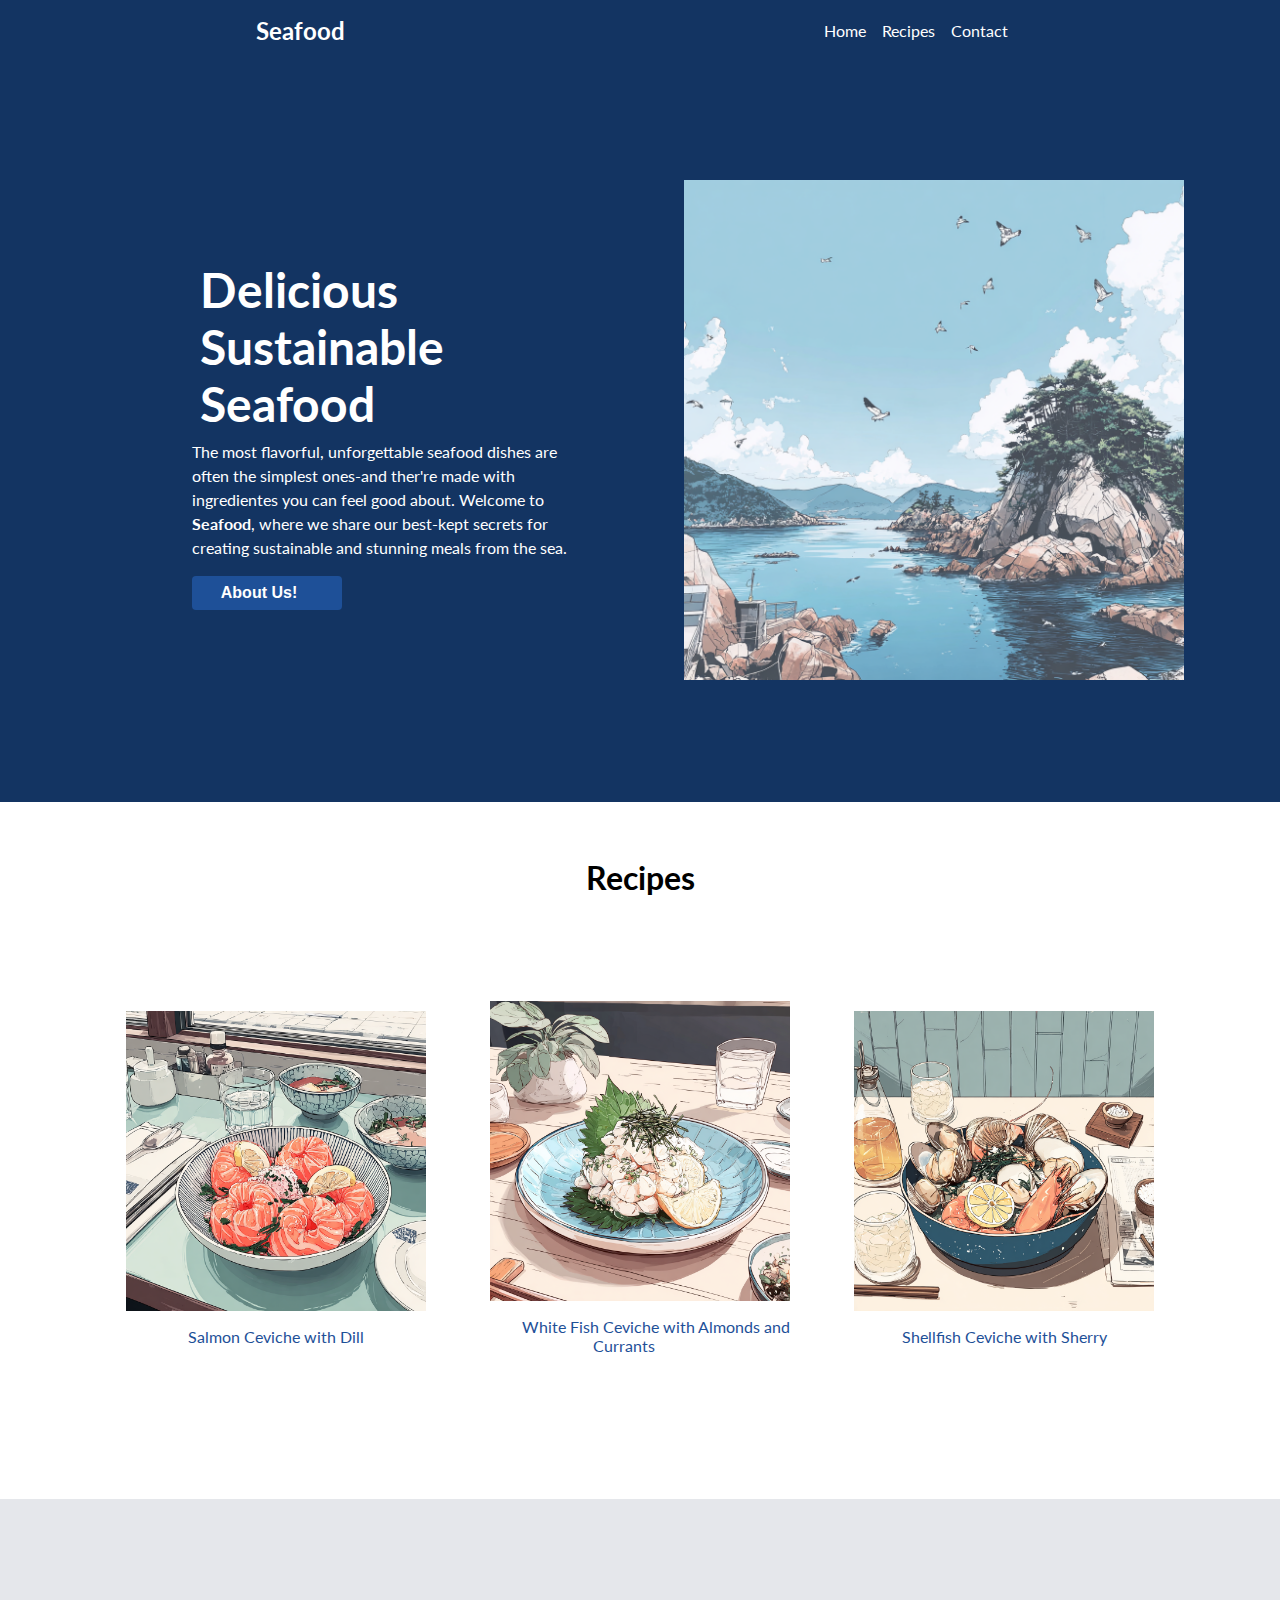
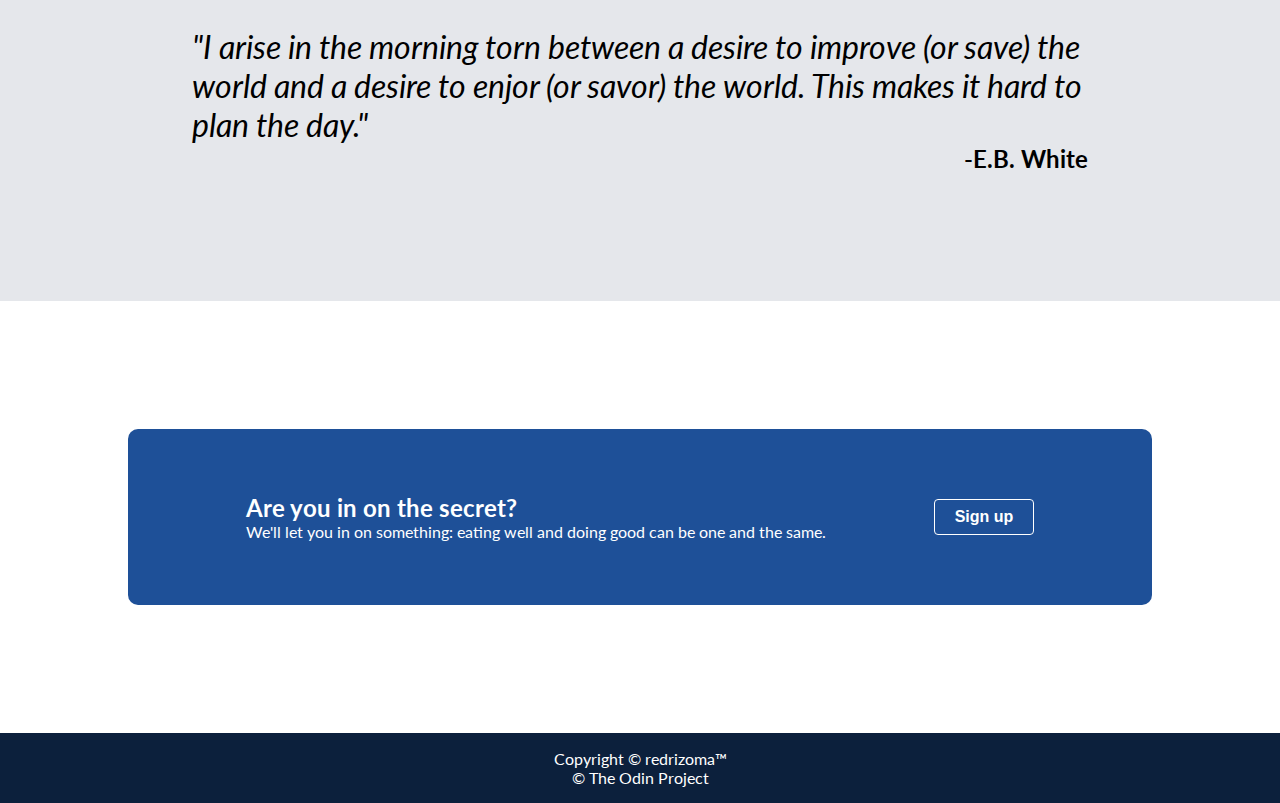
<file: index.html>
<!doctype html>
<html lang="en">
    <head>
        <meta charset="UTF-8" />
        <meta name="viewport" content="width=device-width, initial-scale=1.0" />
        <title>Landing Page | Odin Recipes</title>
        <link rel="stylesheet" href="./css/styles.css" />
        <link rel="preconnect" href="https://fonts.googleapis.com" />
        <link rel="preconnect" href="https://fonts.gstatic.com" crossorigin />
        <link
            href="https://fonts.googleapis.com/css2?family=Lato:ital,wght@0,100;0,300;0,400;0,700;0,900;1,100;1,300;1,400;1,700;1,900&display=swap"
            rel="stylesheet"
        />
    </head>
    <body>
        <header>
            <h2>Seafood</h2>
            <div class="navbar">
                <ul>
                    <li><a href="./index.html">Home</a></li>
                    <li><a href="./recipes.html">Recipes</a></li>
                    <li><a href="./contact.html">Contact</a></li>
                </ul>
            </div>
        </header>

        <div class="main-container">
            <div class="main-content">
                <h1>Delicious Sustainable Seafood</h1>
                <p>
                    The most flavorful, unforgettable seafood dishes are often
                    the simplest ones-and ther're made with ingredientes you can
                    feel good about. Welcome to <strong>Seafood</strong>, where
                    we share our best-kept secrets for creating sustainable and
                    stunning meals from the sea.
                </p>
                <button type="button" class="btn">
                    <a href="./about.html"> About Us! </a>
                </button>
            </div>
            <div class="main-image">
                <img
                    class="sea-landscape"
                    src="images/sea-landscape.png"
                    alt="Sea Landscape"
                />
            </div>
        </div>

        <div class="recipes-container">
            <div class="recipes-title">
                <h3>Recipes</h3>
            </div>
            <div class="recipes-options">
                <div class="salmon-ceviche">
                    <img
                        src="./images/salmon-ceviche.png"
                        alt="Salmon Ceviche"
                        width="200"
                    />
                    <p>
                        <a href="./recipes/salmon-ceviche.html"
                            >Salmon Ceviche with Dill</a
                        >
                    </p>
                </div>
                <div class="white-ceviche">
                    <img
                        src="./images/white-ceviche.png"
                        alt="White Fish Ceviche"
                        width="200"
                    />
                    <p>
                        <a href="./recipes/white-ceviche.html"
                            >White Fish Ceviche with Almonds and Currants</a
                        >
                    </p>
                </div>
                <div class="shellfish-ceviche">
                    <img
                        src="./images/shellfish-ceviche.png"
                        alt="Shellfish Ceviche"
                        width="200"
                    />
                    <p>
                        <a href="./recipes/shellfish-ceviche.html"
                            >Shellfish Ceviche with Sherry</a
                        >
                    </p>
                </div>
            </div>
        </div>

        <div class="quote">
            <div class="quote-content">
                <p>
                    "I arise in the morning torn between a desire to improve (or
                    save) the world and a desire to enjor (or savor) the world.
                    This makes it hard to plan the day."
                </p>
            </div>
            <p class="author">-E.B. White</p>
        </div>

        <div class="information">
            <div class="paragraph">
                <div class="paragraph-info">
                    <p class="last question">Are you in on the secret?</p>
                    <p class="last phrase">
                        We'll let you in on something: eating well and doing
                        good can be one and the same.
                    </p>
                </div>
                <div class="signup">
                    <button type="button" class="btn">Sign up</button>
                </div>
            </div>
        </div>
    </body>

    <footer>
        <p>Copyright &COPY; redrizoma&TRADE;</p>
        <p>&COPY; The Odin Project</p>
    </footer>
</html>
</file>
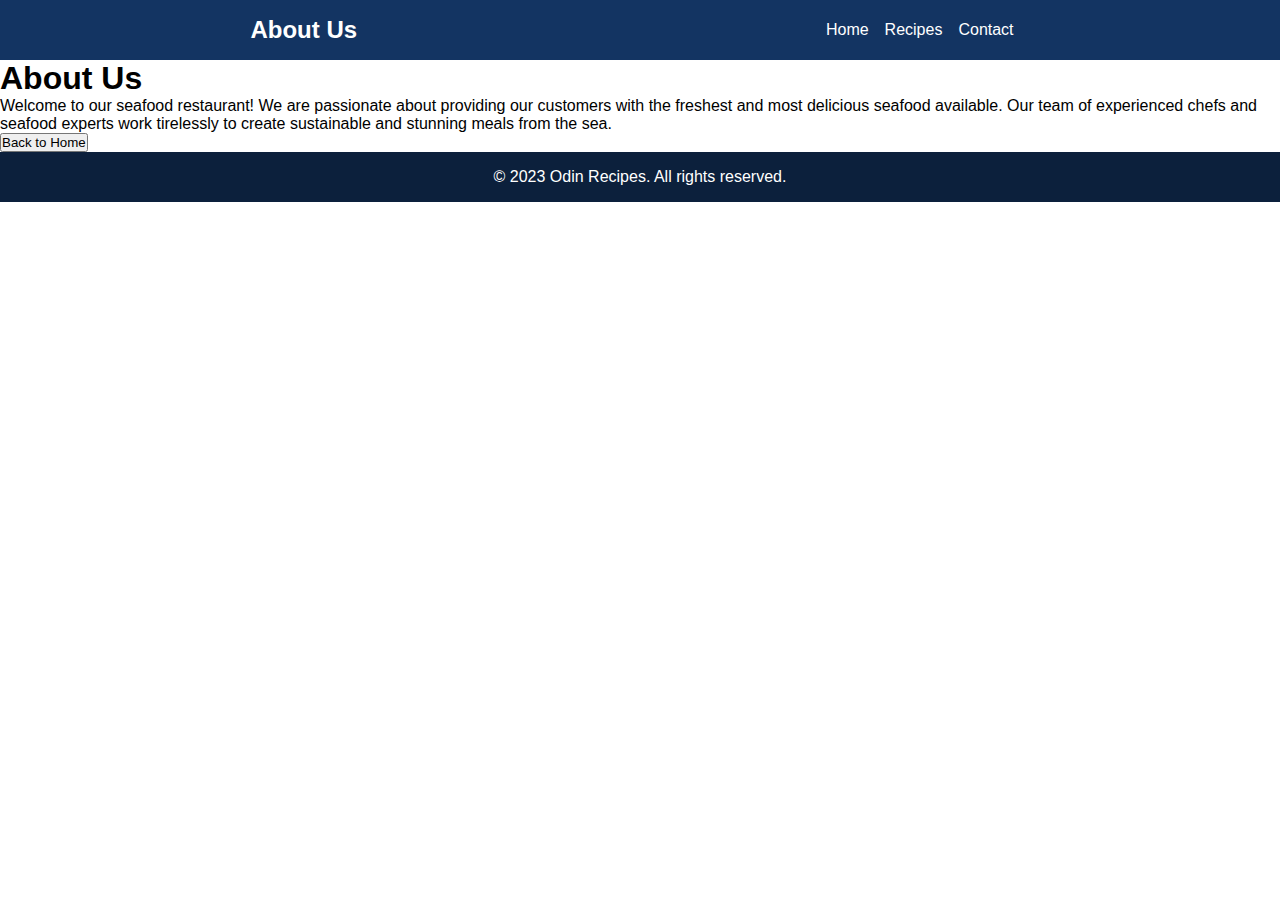
<file: about.html>
<!doctype html>
<html lang="en">
    <head>
        <meta charset="UTF-8" />
        <meta name="viewport" content="width=device-width, initial-scale=1.0" />
        <title>About Us</title>
        <link rel="stylesheet" href="css/styles.css" />
    </head>
    <body>
        <header>
            <h2>About Us</h2>
            <div class="navbar">
                <ul>
                    <li><a href="./index.html">Home</a></li>
                    <li><a href="./recipes.html">Recipes</a></li>
                    <li><a href="./contact.html">Contact</a></li>
                </ul>
            </div>
        </header>
        <main>
            <section>
                <h1>About Us</h1>
                <p>
                    Welcome to our seafood restaurant! We are passionate about
                    providing our customers with the freshest and most delicious
                    seafood available. Our team of experienced chefs and seafood
                    experts work tirelessly to create sustainable and stunning
                    meals from the sea.
                </p>
                <button href="./index.html" type="button" class="btn">
                    Back to Home
                </button>
            </section>
        </main>
        <footer>
            <p>&copy; 2023 Odin Recipes. All rights reserved.</p>
        </footer>
    </body>
</html>
</file>
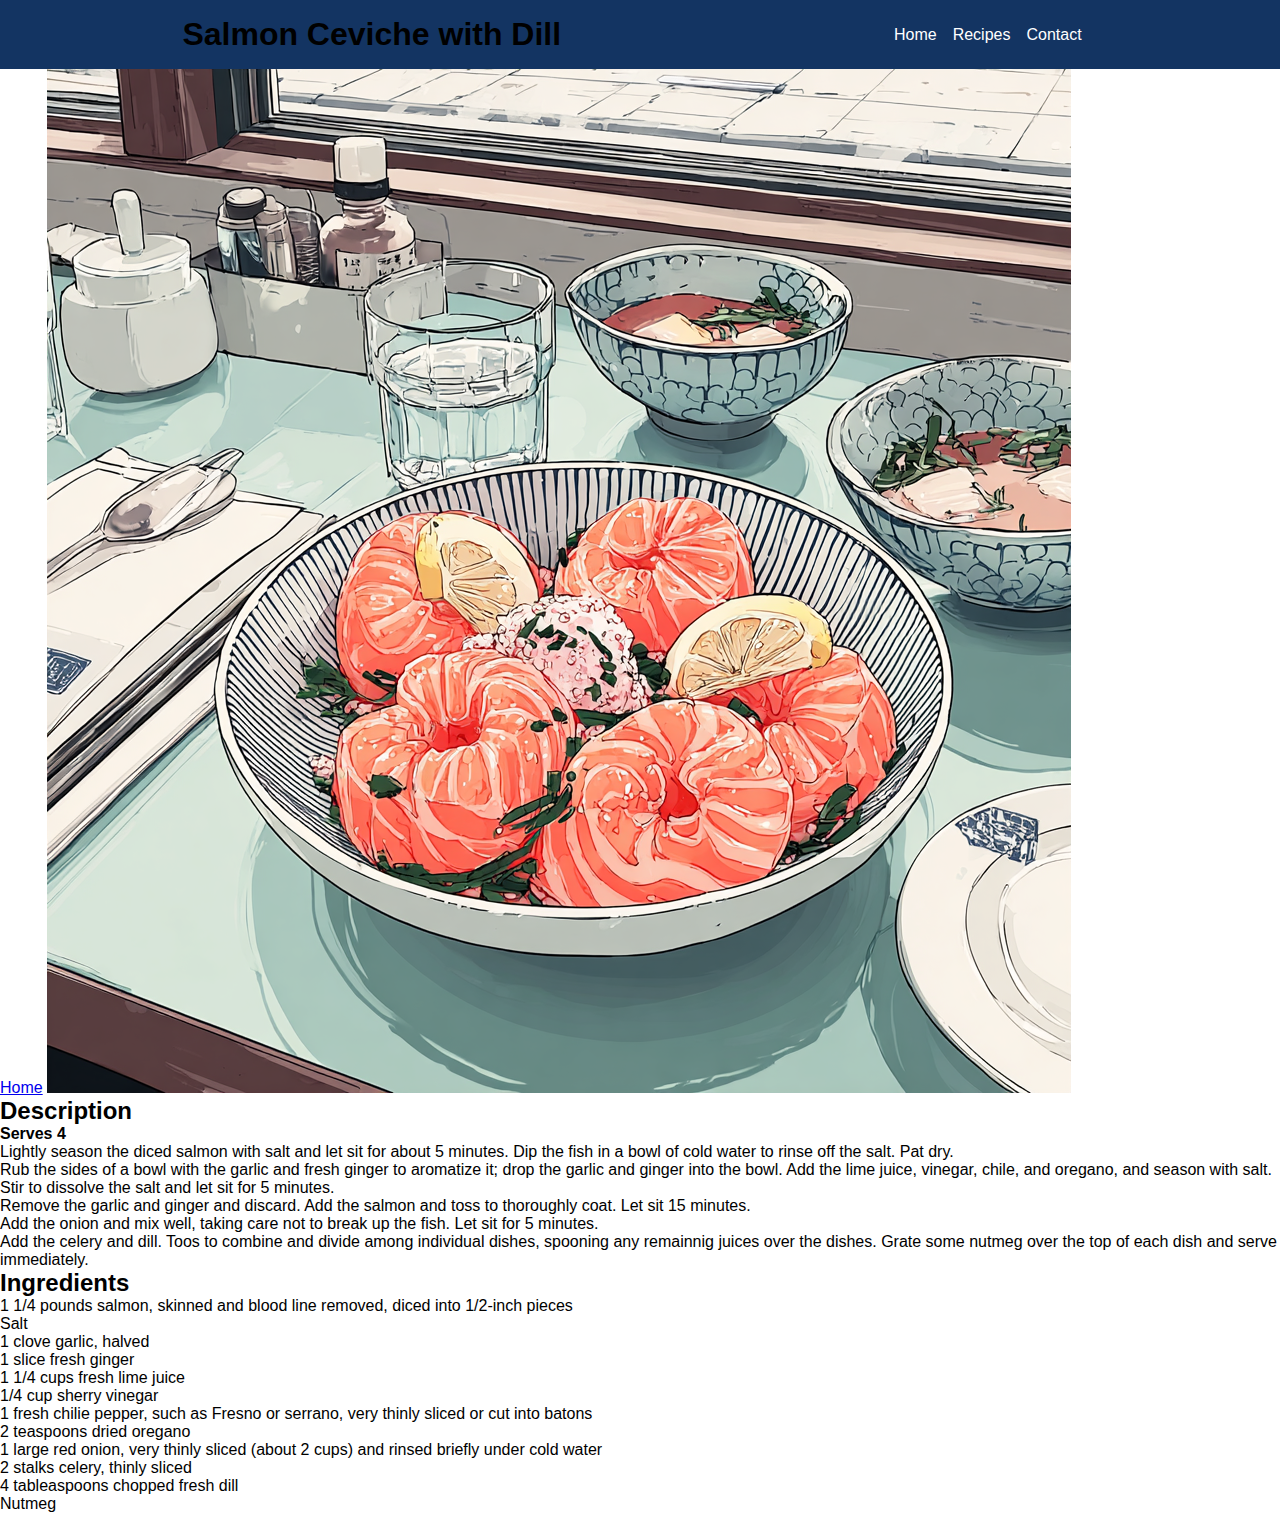
<file: recipes/salmon-ceviche.html>
<!doctype html>
<html>
    <head lang="en">
        <meta charset="UTF-8" />
        <meta name="viewport" content="width=device-width, initial-scale=1.0" />
        <title>Salmon Ceviche with Dill</title>
        <link rel="stylesheet" href="../css/recipes.css" />
    </head>
    <body>
        <header>
            <h1>Salmon Ceviche with Dill</h1>
            <div class="navbar">
                <ul>
                    <li><a href="../index.html">Home</a></li>
                    <li><a href="../recipes.html">Recipes</a></li>
                    <li><a href="../contact.html">Contact</a></li>
                </ul>
            </div>
        </header>

        <div>
            <a href="../index.html">Home</a>
            <img
                src="/images/salmon-ceviche.png"
                alt="Salmon Ceviche with Dill"
            />
        </div>

        <h2>Description</h2>
        <h4>Serves 4</h4>
        <p>
            Lightly season the diced salmon with salt and let sit for about 5
            minutes. Dip the fish in a bowl of cold water to rinse off the salt.
            Pat dry.
        </p>
        <p>
            Rub the sides of a bowl with the garlic and fresh ginger to
            aromatize it; drop the garlic and ginger into the bowl. Add the lime
            juice, vinegar, chile, and oregano, and season with salt. Stir to
            dissolve the salt and let sit for 5 minutes.
        </p>
        <p>
            Remove the garlic and ginger and discard. Add the salmon and toss to
            thoroughly coat. Let sit 15 minutes.
        </p>
        <p>
            Add the onion and mix well, taking care not to break up the fish.
            Let sit for 5 minutes.
        </p>
        <p>
            Add the celery and dill. Toos to combine and divide among individual
            dishes, spooning any remainnig juices over the dishes. Grate some
            nutmeg over the top of each dish and serve immediately.
        </p>
        <h2>Ingredients</h2>
        <ul>
            <li>
                1 1/4 pounds salmon, skinned and blood line removed, diced into
                1/2-inch pieces
            </li>
            <li>Salt</li>
            <li>1 clove garlic, halved</li>
            <li>1 slice fresh ginger</li>
            <li>1 1/4 cups fresh lime juice</li>
            <li>1/4 cup sherry vinegar</li>
            <li>
                1 fresh chilie pepper, such as Fresno or serrano, very thinly
                sliced or cut into batons
            </li>
            <li>2 teaspoons dried oregano</li>
            <li>
                1 large red onion, very thinly sliced (about 2 cups) and rinsed
                briefly under cold water
            </li>
            <li>2 stalks celery, thinly sliced</li>
            <li>4 tableaspoons chopped fresh dill</li>
            <li>Nutmeg</li>
        </ul>
    </body>
</html>
</file>
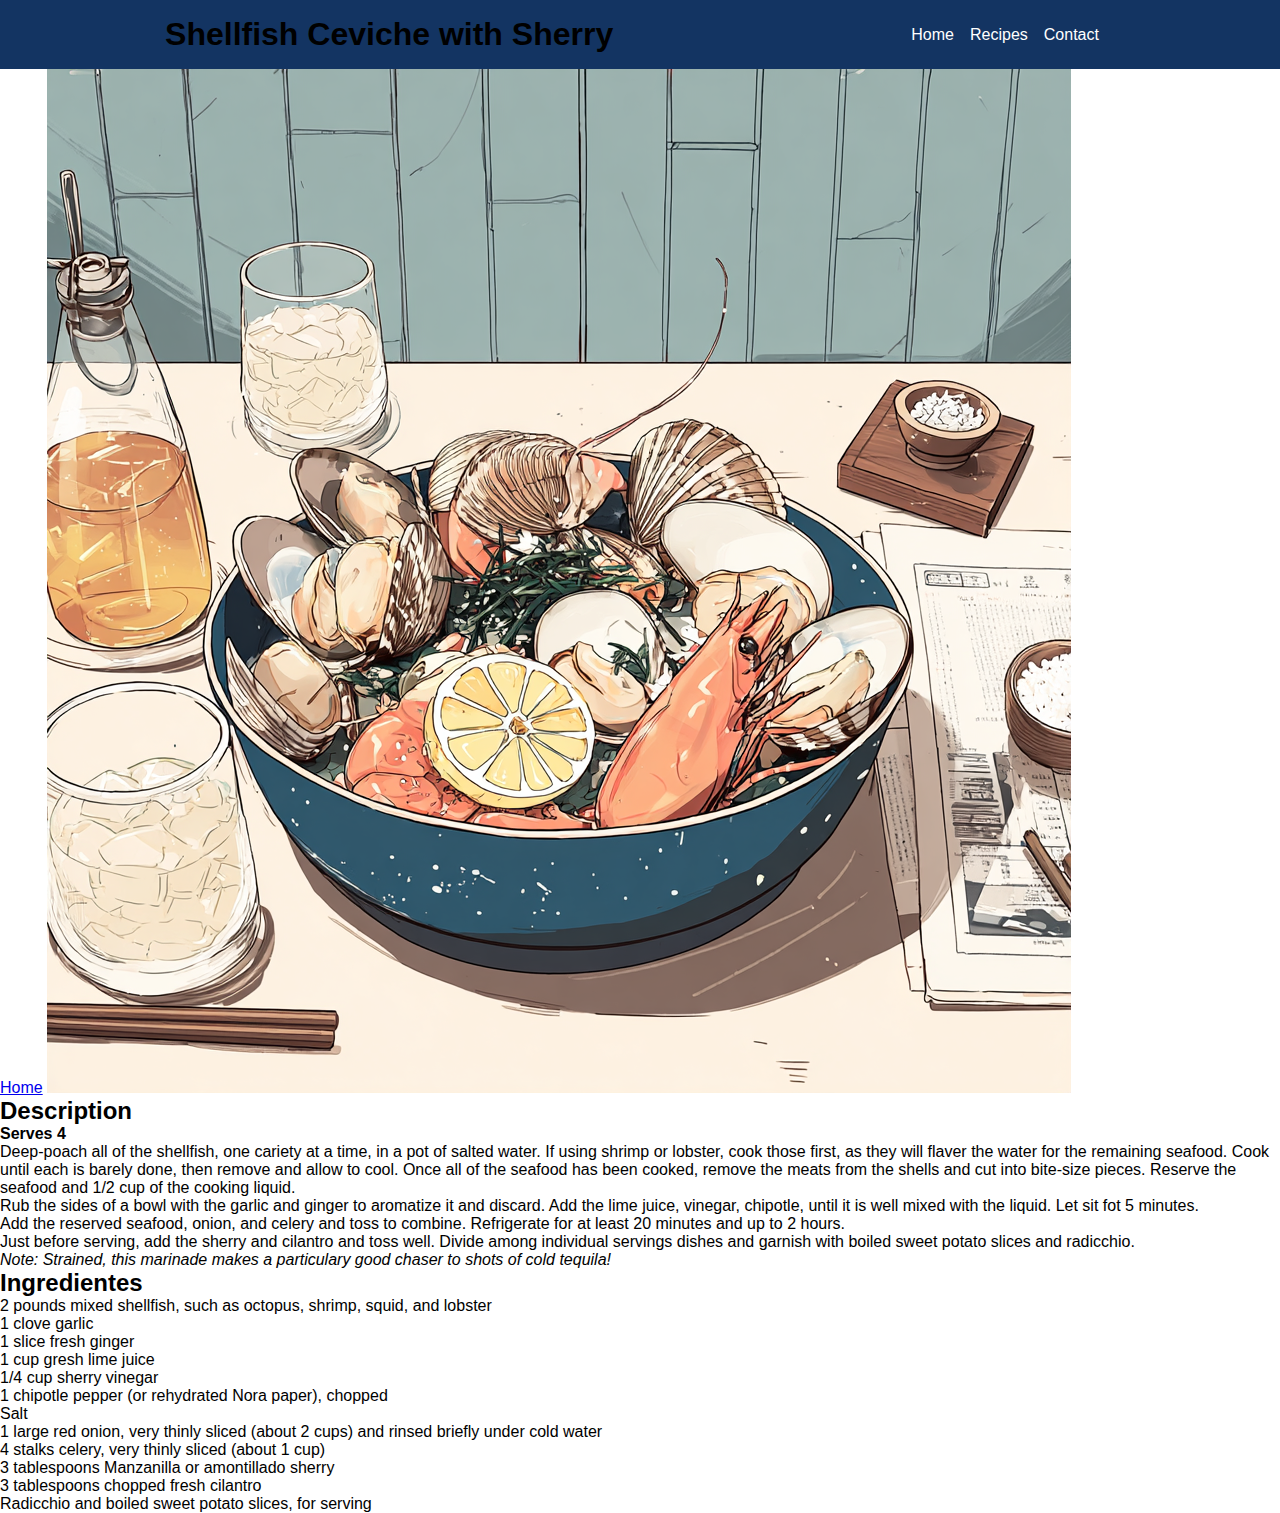
<file: recipes/shellfish-ceviche.html>
<!doctype html>
<html>
    <head lang="en">
        <meta charset="UTF-8" />
        <meta name="viewport" content="width=device-width, initial-scale=1.0" />
        <title>Shellfish Ceviche with Sherry</title>
        <link rel="stylesheet" href="../css/recipes.css" />
    </head>
    <body>
        <header>
            <h1>Shellfish Ceviche with Sherry</h1>
            <div class="navbar">
                <ul>
                    <li><a href="../index.html">Home</a></li>
                    <li><a href="../recipes.html">Recipes</a></li>
                    <li><a href="../contact.html">Contact</a></li>
                </ul>
            </div>
        </header>

        <div>
            <a href="/index.html">Home</a>
            <img
                src="/images/shellfish-ceviche.png"
                alt="Shellfish Ceviche with Sherry"
            />
        </div>

        <h2>Description</h2>
        <h4>Serves 4</h4>
        <p>
            Deep-poach all of the shellfish, one cariety at a time, in a pot of
            salted water. If using shrimp or lobster, cook those first, as they
            will flaver the water for the remaining seafood. Cook until each is
            barely done, then remove and allow to cool. Once all of the seafood
            has been cooked, remove the meats from the shells and cut into
            bite-size pieces. Reserve the seafood and 1/2 cup of the cooking
            liquid.
        </p>
        <p>
            Rub the sides of a bowl with the garlic and ginger to aromatize it
            and discard. Add the lime juice, vinegar, chipotle, until it is well
            mixed with the liquid. Let sit fot 5 minutes.
        </p>
        <p>
            Add the reserved seafood, onion, and celery and toss to combine.
            Refrigerate for at least 20 minutes and up to 2 hours.
        </p>
        <p>
            Just before serving, add the sherry and cilantro and toss well.
            Divide among individual servings dishes and garnish with boiled
            sweet potato slices and radicchio.
        </p>
        <p>
            <em
                >Note: Strained, this marinade makes a particulary good chaser
                to shots of cold tequila!</em
            >
        </p>

        <h2>Ingredientes</h2>
        <ul>
            <li>
                2 pounds mixed shellfish, such as octopus, shrimp, squid, and
                lobster
            </li>
            <li>1 clove garlic</li>
            <li>1 slice fresh ginger</li>
            <li>1 cup gresh lime juice</li>
            <li>1/4 cup sherry vinegar</li>
            <li>1 chipotle pepper (or rehydrated Nora paper), chopped</li>
            <li>Salt</li>
            <li>
                1 large red onion, very thinly sliced (about 2 cups) and rinsed
                briefly under cold water
            </li>
            <li>4 stalks celery, very thinly sliced (about 1 cup)</li>
            <li>3 tablespoons Manzanilla or amontillado sherry</li>
            <li>3 tablespoons chopped fresh cilantro</li>
            <li>Radicchio and boiled sweet potato slices, for serving</li>
        </ul>
    </body>
</html>
</file>
<file: css/styles.css>
* {
    margin: 0;
    padding: 0;
    box-sizing: border-box;
}

body {
    font-family: Lato, Roboto, sans-serif;
    font-size: 16px;
    background-color: f5f8fa;
}

header {
    display: flex;
    justify-content: space-around;
    padding: 1rem;
    background-color: #133462;
}

header h2 {
    font-size: 1.5rem;
    color: #fff;
}

.navbar {
    display: flex;
    align-items: center;
}

.navbar ul {
    display: flex;
    justify-content: space-around;
    list-style: none;
}

.navbar a {
    text-decoration: none;
    margin-right: 1rem;
    color: #fff;
}

.main-container {
    display: flex;
    flex-direction: row;
    align-items: center;
    justify-content: space-around;
    padding: 6rem;
    background-color: #133462;
}

.main-content {
    display: flex;
    flex-direction: column;
    align-items: left;
    justify-content: space-evenly;
    margin: 4rem;
    padding: 2rem;
    color: #fff;
}

.main-container h1 {
    font-size: 3rem;
    padding: 0.5rem;
}

.main-container p {
    font-size: 1rem;
    line-height: 1.5;
    margin-bottom: 1rem;
}

.sea-landscape {
    width: 500px;
}

.main-container .btn {
    font-size: 1rem;
    padding: 0.5rem 1rem;
    border: none;
    border-radius: 4px;
    background-color: #1e5098;
    color: #fff;
    cursor: pointer;
    font-weight: bold;
    width: 150px;
}

.main-content a {
    text-decoration: none;
    margin-right: 1rem;
    color: #fff;
}

.main-container .btn:hover {
    background-color: #0056b3;
}

.main-container .sea-landscape img {
    width: 100%;
    height: auto;
}

.recipes-container {
    display: flex;
    flex-direction: column;
    align-items: center;
    justify-content: space-evenly;
    margin: 1rem;
    padding: 2rem;
}

.recipes-title h3 {
    font-size: 2rem;
    padding: 0.5rem;
}

.recipes-options {
    display: flex;
    flex-direction: row;
    align-items: center;
    justify-content: space-around;
    margin: 1rem;
    padding: 3rem;
}

.recipes-options img {
    width: 300px;
    margin-bottom: 1rem;
}

.recipes-options a {
    padding: 2rem;
    text-align: center;
    text-decoration: none;
    color: #1e5098;
}

.recipes-options a:hover {
    color: #0056b3;
}

.salmon-ceviche {
    display: flex;
    flex-direction: column;
    align-items: center;
    justify-content: space-around;
    padding: 2rem;
    text-align: center;
}

.white-ceviche {
    display: flex;
    flex-direction: column;
    align-items: center;
    justify-content: space-around;
    padding: 2rem;
    text-align: center;
}

.shellfish-ceviche {
    display: flex;
    flex-direction: column;
    align-items: center;
    justify-content: space-around;
    padding: 2rem;
    text-align: center;
}

.quote {
    padding: 8rem 12rem 8rem 12rem;
    background-color: #e5e7eb;
}

.quote-content {
    font-size: 2rem;
    font-style: italic;
    font-weight: normal;
    color: #000;
}

.author {
    font-size: 1.5rem;
    font-weight: bolder;
    text-align: right;
    margin-left: 4rem;
}

.information {
    padding: 8rem;
}

.paragraph {
    display: flex;
    flex: rox;
    justify-content: space-around;
    align-items: center;
    padding: 4rem;
    background-color: #1e5098;
    border-radius: 10px;
}

.question {
    color: #fff;
    font-weight: bold;
    font-size: 1.5rem;
}

.phrase {
    color: #fff;
    font-weight: normal;
    font-size: 1rem;
}

.signup .btn {
    font-size: 1rem;
    padding: 0.5rem 1rem;
    border: none;
    border-radius: 4px;
    color: #fff;
    cursor: pointer;
    font-weight: bold;
    width: 100px;
    background-color: #1e5098;
    border: 1px solid #fff;
}

footer {
    background-color: #0c203c;
    color: #fff;
    font: 1.2rem;
    text-align: center;
    padding: 1rem 0;
}
</file>
<file: css/recipes.css>
* {
    margin: 0;
    padding: 0;
    box-sizing: border-box;
}

body {
    font-family: Lato, Roboto, sans-serif;
    font-size: 16px;
    background-color: f5f8fa;
}

header {
    display: flex;
    justify-content: space-around;
    padding: 1rem;
    background-color: #133462;
}

header h2 {
    font-size: 1.5rem;
    color: #fff;
}

.navbar {
    display: flex;
    align-items: center;
}

.navbar ul {
    display: flex;
    justify-content: space-around;
    list-style: none;
}

.navbar a {
    text-decoration: none;
    margin-right: 1rem;
    color: #fff;
}
</file>
